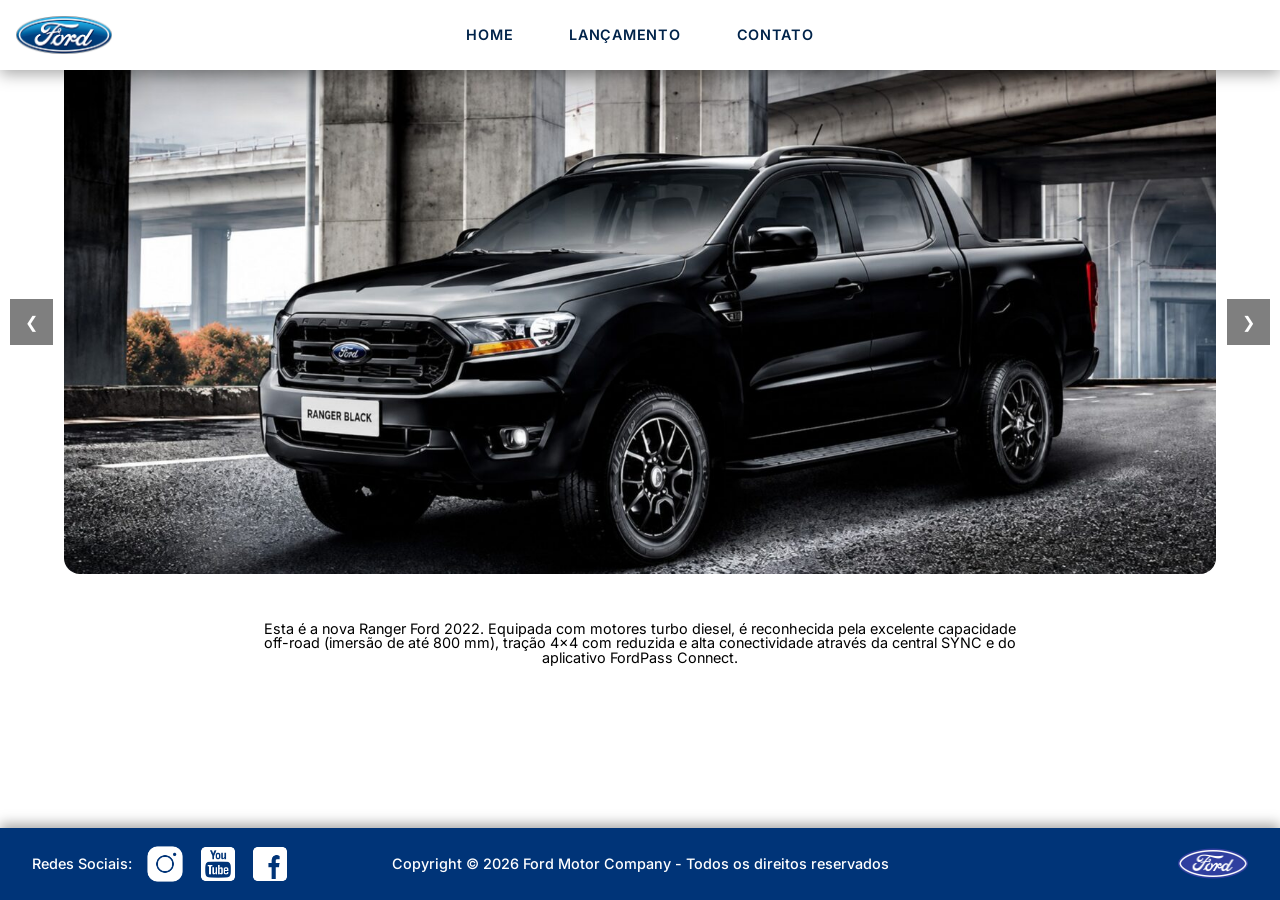
<file: index.html>
<!doctype html>
<html lang="pt-BR">
    <head>
        <meta charset="UTF-8" />
        <meta name="viewport" content="width=device-width, initial-scale=1.0" />
        <title>Novo lançamento: Ford Ranger 2022</title>
        <meta
            name="description"
            content="Conheça a nova Ford Ranger 2022: motores turbo diesel, tração 4x4 e alta conectividade com a central SYNC e o FordPass Connect."
        />
        <link rel="icon" type="image/png" href="img/ford-logo.png" />
        <link rel="preconnect" href="https://fonts.googleapis.com" />
        <link rel="preconnect" href="https://fonts.gstatic.com" crossorigin />
        <link
            rel="stylesheet"
            href="https://fonts.googleapis.com/css2?family=Inter:wght@100..900&display=swap"
        />
        <link rel="stylesheet" href="./css/reset.css" />
        <link rel="stylesheet" href="./css/style.css" />
        <script src="js/carousel.js"></script>
    </head>
    <body>
        <header class="header">
            <a href="index.html" class="header__logo">
                <img
                    src="img/logo-ford-256.png"
                    class="header__logo-image"
                    alt="Ford"
                />
            </a>
            <input type="checkbox" id="menu-hamburguer" />
            <label for="menu-hamburguer" class="header__nav-toggle">
                <span></span>
                <span></span>
                <span></span>
            </label>

            <nav class="header__nav" id="menu-navegacao">
                <a
                    href="index.html"
                    class="header__nav-link"
                    aria-current="page"
                    >HOME</a
                >
                <a href="launch.html" class="header__nav-link"
                    >LANÇAMENTO</a
                >
                <a href="contact.html" class="header__nav-link">CONTATO</a>
            </nav>
        </header>
        <main class="page">
            <div class="carousel__viewport">
                <button class="carousel__button carousel__button--prev" onclick="Carousel.prev()" aria-label="Imagem anterior">&#10094;</button>
                <div id="carousel"></div>
                <button class="carousel__button carousel__button--next" onclick="Carousel.next()" aria-label="Próxima imagem">&#10095;</button>
            </div>
            <div id="carousel-title"></div>
            <script>
                carouselArr.push(
                    new Carousel(
                        "imagem_1.jpg",
                        "Esta é a nova Ranger Ford 2022. Equipada com motores turbo diesel, é reconhecida pela excelente capacidade off-road (imersão de até 800 mm), tração 4x4 com reduzida e alta conectividade através da central SYNC e do aplicativo FordPass Connect.",
                        "launch.html",
                    ),
                );
                carouselArr.push(
                    new Carousel(
                        "imagem_2.jpg",
                        "A Ford Motor Company foi fundada por Henry Ford em 16 de junho de 1903, em Detroit, Michigan. A marca mudou o mundo ao criar o Fordismo, sistema de produção em massa que popularizou o automóvel com o icônico Modelo T em 1908, e construiu uma longa história de mais de um século no Brasil",
                        "launch.html",
                    ),
                );
                carouselArr.push(
                    new Carousel(
                        "imagem_3.jpg",
                        "Nova Ford Bronco Sport 2022. Um SUV médio com forte apelo off-road. Vendido na versão topo de linha Wildtrak, ele traz motor 2.0 EcoBoost turbo, tração 4x4 inteligente com seletores de terreno (G.O.A.T. Modes), câmbio automático de 8 marchas e lista robusta de itens de conforto e segurança.",
                        "launch.html",
                    ),
                );
                Carousel.start(carouselArr);
            </script>
        </main>
        <footer class="footer">

            <div class="footer__social">
                <p class="footer__text">Redes Sociais:</p>
                <div class="footer__links">
                    <a
                        class="footer__links-logo"
                        target="_blank"
                        rel="noopener noreferrer"
                        href="https://www.instagram.com/fordbrasil/"
                    >
                        <img
                            src="img/instagram-logo-50.png"
                            alt="Instagram"
                            loading="lazy"
                        />
                    </a>
                    <a
                        class="footer__links-logo"
                        target="_blank"
                        rel="noopener noreferrer"
                        href="https://www.youtube.com/fordbrasil"
                    >
                        <img
                            src="img/youtube-squared-50.png"
                            alt="YouTube"
                            loading="lazy"
                        />
                    </a>
                    <a
                        class="footer__links-logo"
                        target="_blank"
                        rel="noopener noreferrer"
                        href="https://www.facebook.com/FordBrasil/?locale=pt_BR"
                    >
                        <img
                            src="img/facebook-50.png"
                            alt="Facebook"
                            loading="lazy"
                        />
                    </a>
                </div>
            </div>
            <p class="footer__copyright">
                Copyright &copy; 2026 Ford Motor Company - Todos os direitos
                reservados
            </p>
            <img
                class="footer__logo"
                src="img/ford-96.png"
                alt="Logo Ford"
                loading="lazy"
            />
        </footer>
    </body>
</html>
</file>
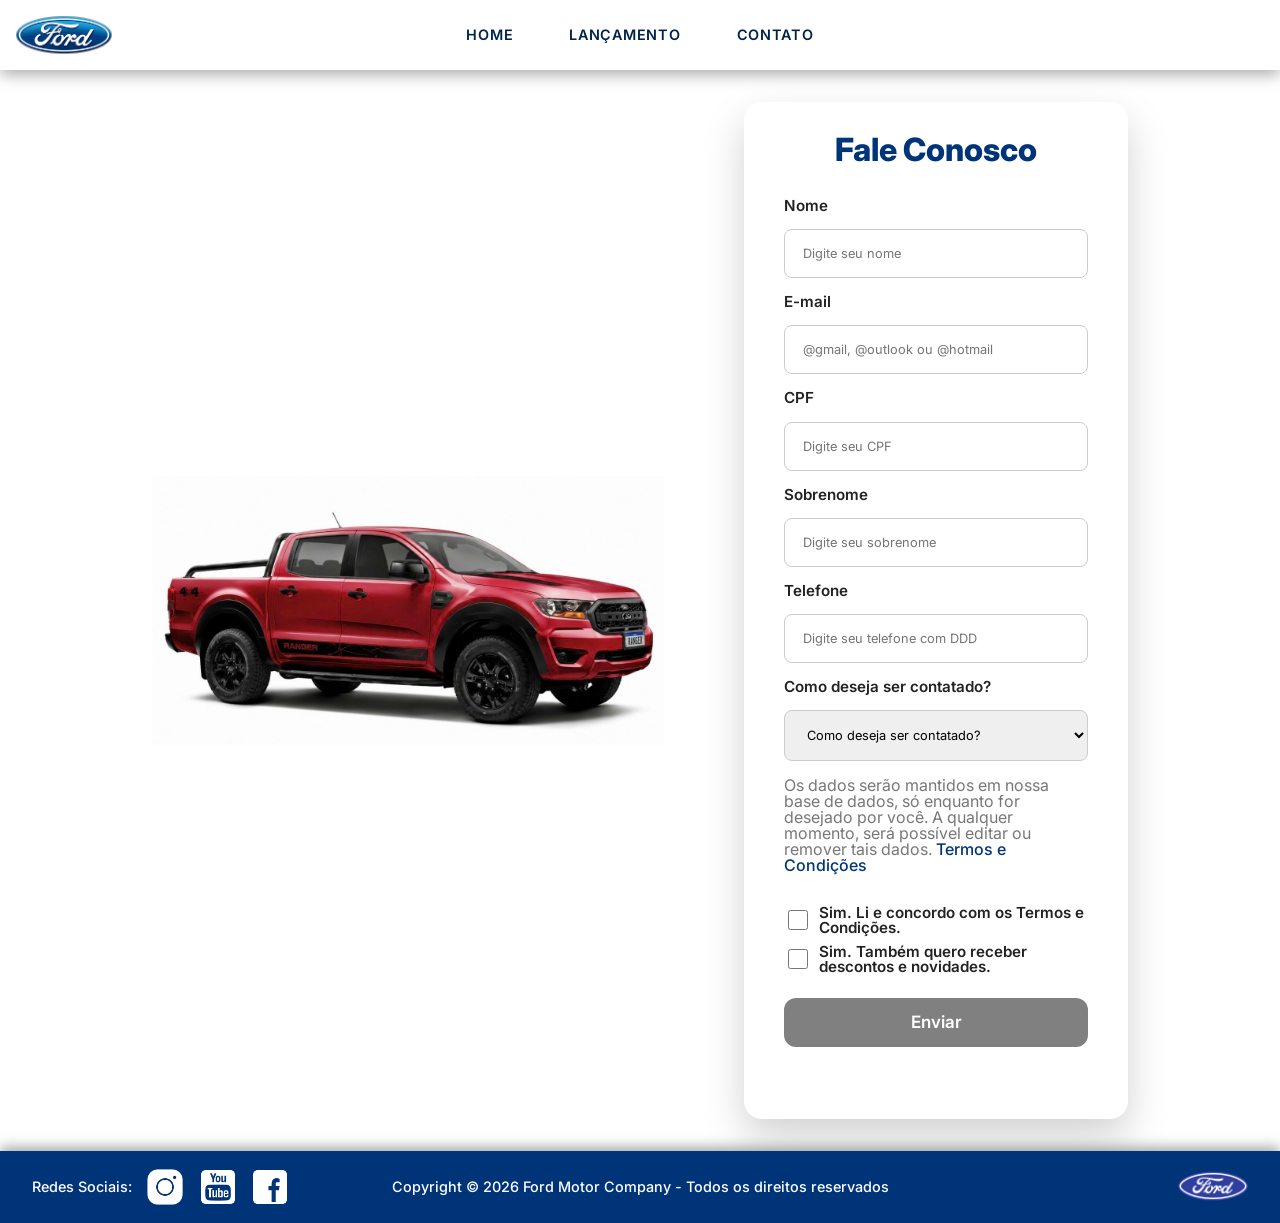
<file: contact.html>
<!doctype html>
<html lang="pt-BR">
    <head>
        <meta charset="UTF-8" />
        <meta name="viewport" content="width=device-width, initial-scale=1.0" />
        <title>Fale Conosco | Ford Ranger 2022</title>
        <meta
            name="description"
            content="Entre em contato com a Ford sobre a Ranger 2022: elogios, reclamações ou solicitações através do nosso formulário."
        />
        <link rel="icon" type="image/png" href="img/ford-logo.png" />
        <link rel="preconnect" href="https://fonts.googleapis.com" />
        <link rel="preconnect" href="https://fonts.gstatic.com" crossorigin />
        <link
            rel="stylesheet"
            href="https://fonts.googleapis.com/css2?family=Inter:wght@100..900&display=swap"
        />
        <link rel="stylesheet" href="css/reset.css" />
        <link rel="stylesheet" href="css/style.css" />
        <link rel="stylesheet" href="css/form.css" />
        <script src="js/form.js" defer></script>
    </head>

    <body>
        <header class="header">
            <a href="index.html" class="header__logo">
                <img
                    src="img/logo-ford-256.png"
                    class="header__logo-image"
                    alt="Ford"
                />
            </a>
            <input type="checkbox" id="menu-hamburguer" />
            <label for="menu-hamburguer" class="header__nav-toggle">
                <span></span>
                <span></span>
                <span></span>
            </label>

            <nav class="header__nav" id="menu-navegacao">
                <a href="index.html" class="header__nav-link">HOME</a>
                <a href="launch.html" class="header__nav-link">LANÇAMENTO</a>
                <a
                    href="contact.html"
                    class="header__nav-link"
                    aria-current="page"
                    >CONTATO</a
                >
            </nav>
        </header>
        <main class="page">
            <section class="contact" aria-labelledby="contato-titulo">
                <div class="contact__image">
                    <img src="img/storm.jpg" alt="Ford Ranger" />
                </div>
                <div class="contact-form">
                    <h1 id="contato-titulo" class="sr-only">
                        Fale Conosco Ford Ranger 2022
                    </h1>
                    <h2>Fale Conosco</h2>
                    <form
                        id="form-contato"
                        onsubmit="return submitContactForm(this);"
                    >
                        <div class="contact__fields">
                            <label for="nome">Nome</label>
                            <input
                                type="text"
                                id="nome"
                                name="nome"
                                placeholder="Digite seu nome"
                                required
                            />
                        </div>
                        <div class="contact__fields">
                            <label for="email">E-mail</label>
                            <input
                                type="text"
                                id="email"
                                name="email"
                                placeholder="@gmail, @outlook ou @hotmail"
                                required
                            />
                        </div>
                        <div class="contact__fields">
                            <label for="cpf">CPF</label>
                            <input
                                type="text"
                                id="cpf"
                                name="cpf"
                                inputmode="number"
                                maxlength="14"
                                oninput="maskCpf(this)"
                                placeholder="Digite seu CPF"
                                required
                            />
                        </div>
                        <div class="contact__fields">
                            <label for="sobrenome">Sobrenome</label>
                            <input
                                type="text"
                                id="sobrenome"
                                name="sobrenome"
                                placeholder="Digite seu sobrenome"
                                required
                            />
                        </div>
                        <div class="contact__fields">
                            <label for="telefone">Telefone</label>
                            <input
                                type="text"
                                id="telefone"
                                name="telefone"
                                inputmode="number"
                                maxlength="15"
                                oninput="maskPhone(this)"
                                placeholder="Digite seu telefone com DDD"
                                required
                            />
                        </div>
                        <div class="contact__fields">
                            <label for="tipo-contato"
                                >Como deseja ser contatado?</label
                            >
                            <select
                                id="tipo-contato"
                                name="tipo-contato"
                                required
                            >
                                <option value="" disabled selected>
                                    Como deseja ser contatado?
                                </option>
                                <option>E-mail</option>
                                <option>Telefone</option>
                            </select>
                        </div>
                        <div class="divForm">
                            <p>
                                Os dados serão mantidos em nossa base de dados,
                                só enquanto for desejado por você. A qualquer
                                momento, será possível editar ou remover tais
                                dados.
                                <a
                                    class="linkTermos"
                                    target="_blank"
                                    href="https://www.ford.com.br/politica-de-privacidade/ "
                                    >Termos e Condições</a
                                >
                            </p>
                            <br />
                            <div class="termos-item">
                                <input
                                    type="checkbox"
                                    class="checkboxTermos"
                                    id="checkTermos"
                                />
                                <label for="checkTermos"
                                    >Sim. Li e concordo com os Termos e
                                    Condições.</label
                                >
                            </div>

                            <div class="termos-item">
                                <input
                                    type="checkbox"
                                    class="checkboxTermos"
                                    id="checkNovidades"
                                />
                                <label for="checkNovidades"
                                    >Sim. Também quero receber descontos e
                                    novidades.</label
                                >
                            </div>
                        </div>
                        <button disabled id="botaoEnviar" type="submit">
                            Enviar
                        </button>
                        <p
                            id="mensagem"
                            class="form__feedback"
                            role="status"
                            aria-live="polite"
                        ></p>
                    </form>
                </div>
            </section>
        </main>
        <footer class="footer">
            <div class="footer__social">
                <p class="footer__text">Redes Sociais:</p>
                <div class="footer__links">
                    <a
                        class="footer__links-logo"
                        target="_blank"
                        rel="noopener noreferrer"
                        href="https://www.instagram.com/fordbrasil/"
                    >
                        <img
                            src="img/instagram-logo-50.png"
                            alt="Instagram"
                            loading="lazy"
                        />
                    </a>
                    <a
                        class="footer__links-logo"
                        target="_blank"
                        rel="noopener noreferrer"
                        href="https://www.youtube.com/fordbrasil"
                    >
                        <img
                            src="img/youtube-squared-50.png"
                            alt="YouTube"
                            loading="lazy"
                        />
                    </a>
                    <a
                        class="footer__links-logo"
                        target="_blank"
                        rel="noopener noreferrer"
                        href="https://www.facebook.com/FordBrasil/?locale=pt_BR"
                    >
                        <img
                            src="img/facebook-50.png"
                            alt="Facebook"
                            loading="lazy"
                        />
                    </a>
                </div>
            </div>

            <p class="footer__copyright">
                Copyright &copy; 2026 Ford Motor Company - Todos os direitos
                reservados
            </p>

            <img
                class="footer__logo"
                src="img/ford-96.png"
                alt="Logo Ford"
                loading="lazy"
            />
        </footer>
    </body>
</html>
</file>
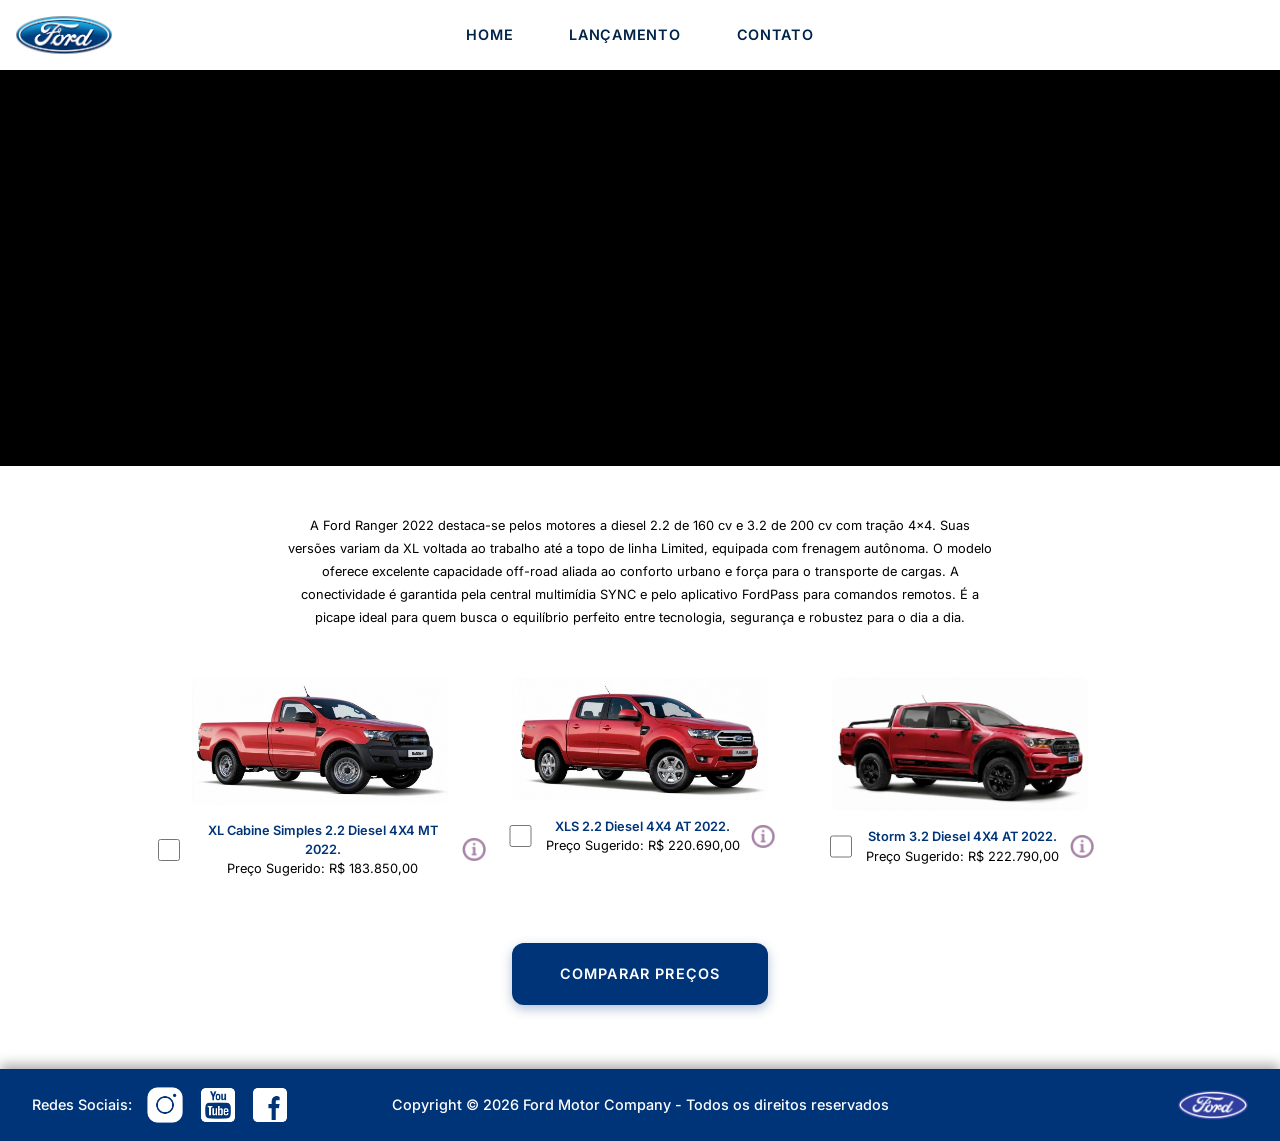
<file: launch.html>
<!doctype html>
<html lang="pt-BR">
    <head>
        <meta charset="UTF-8" />
        <meta name="viewport" content="width=device-width, initial-scale=1.0" />
        <title>Ford Ranger 2022: modelos e preços | Lançamento</title>
        <meta
            name="description"
            content="Veja os modelos, motorizações e preços sugeridos da Ford Ranger 2022: XL Cabine Simples, XLS e Storm."
        />
        <link rel="icon" type="image/png" href="img/ford-logo.png" />
        <link rel="preconnect" href="https://fonts.googleapis.com" />
        <link rel="preconnect" href="https://fonts.gstatic.com" crossorigin />
        <link
            rel="stylesheet"
            href="https://fonts.googleapis.com/css2?family=Inter:wght@100..900&display=swap"
        />
        <link rel="stylesheet" href="./css/reset.css" />
        <link rel="stylesheet" href="./css/style.css" />
        <link rel="stylesheet" href="./css/lancamento.css" />
        <script src="js/compare.js"></script>
    </head>
    <body>
        <header class="header">
            <a href="index.html" class="header__logo">
                <img
                    src="img/logo-ford-256.png"
                    class="header__logo-image"
                    alt="Ford"
                />
            </a>
            <input type="checkbox" id="menu-hamburguer" />
            <label for="menu-hamburguer" class="header__nav-toggle">
                <span></span>
                <span></span>
                <span></span>
            </label>

            <nav class="header__nav" id="menu-navegacao">
                <a href="index.html" class="header__nav-link">HOME</a>
                <a
                    href="launch.html"
                    class="header__nav-link"
                    aria-current="page"
                    >LANÇAMENTO</a
                >
                <a href="contact.html" class="header__nav-link">CONTATO</a>
            </nav>
        </header>
        <main class="page">
            <h1 class="sr-only">Lançamento Ford Ranger 2022</h1>
            <div class="page__video">
                <div class="page__video-player">
                    <iframe
                        src="https://www.youtube.com/embed/vQsryuNmsL0?autoplay=1&mute=1&controls=0&loop=1&playlist=vQsryuNmsL0&rel=0&modestbranding=1"
                        title="Vídeo de lançamento da Ford Ranger 2022"
                        frameborder="0"
                        allow="
                            accelerometer;
                            autoplay;
                            clipboard-write;
                            encrypted-media;
                            gyroscope;
                            picture-in-picture;
                            web-share;
                        "
                        allowfullscreen
                    >
                    </iframe>
                </div>
            </div>
            <p class="page__text">
                A Ford Ranger 2022 destaca-se pelos motores a diesel 2.2 de 160
                cv e 3.2 de 200 cv com tração 4x4. Suas versões variam da XL
                voltada ao trabalho até a topo de linha Limited, equipada com
                frenagem autônoma. O modelo oferece excelente capacidade
                off-road aliada ao conforto urbano e força para o transporte de
                cargas. A conectividade é garantida pela central multimídia SYNC
                e pelo aplicativo FordPass para comandos remotos. É a picape
                ideal para quem busca o equilíbrio perfeito entre tecnologia,
                segurança e robustez para o dia a dia.
            </p>
            <ul class="gallery">
                <li class="gallery__item">
                    <label for="check-xl" class="gallery__link">
                        <img
                            class="gallery__image"
                            src="img/xl-cabine.jpg"
                            alt="Ford Ranger XL Cabine Simples"
                            loading="lazy"
                        />
                    </label>
                    <div class="gallery__caption-row">
                        <input
                            type="checkbox"
                            value="car1"
                            class="gallery__checkbox"
                            autocomplete="off"
                            onchange="
                                setVehicleToCompare(
                                    this,
                                    new VehicleModel(
                                        'XL Cabine Simples 2.2 Diesel 4X4 MT 2022',
                                        183850,
                                        511,
                                        1821,
                                        232,
                                        1234,
                                        2.2,
                                        160,
                                        1420,
                                        'Aço Estampado 16',
                                        'img/xl-cabine.jpg',
                                    ),
                                )
                            "
                            id="check-xl"
                        />
                        <label for="check-xl" class="gallery__caption"
                            ><strong class="gallery__caption--highlight"
                                >XL Cabine Simples 2.2 Diesel 4X4 MT
                                2022.</strong
                            ><br />Preço Sugerido: R$ 183.850,00</label
                        >
                        <img
                            class="gallery__info"
                            src="img/info.png"
                            alt="Mais informações"
                            loading="lazy"
                        />
                    </div>
                </li>
                <li class="gallery__item">
                    <label for="check-xls" class="gallery__link">
                        <img
                            class="gallery__image"
                            src="img/xls-2.2-diesel.jpg"
                            alt="Ford Ranger XLS"
                            loading="lazy"
                        />
                    </label>
                    <div class="gallery__caption-row">
                        <input
                            type="checkbox"
                            class="gallery__checkbox"
                            id="check-xls"
                            autocomplete="off"
                            onchange="
                                setVehicleToCompare(
                                    this,
                                    new VehicleModel(
                                        'XLS 2.2 Diesel 4X4 AT 2022',
                                        220690,
                                        511,
                                        1821,
                                        232,
                                        1076,
                                        2.2,
                                        160,
                                        1180,
                                        'Aço Estampado 16',
                                        'img/xls-2.2-diesel.jpg',
                                    ),
                                )
                            "
                        />
                        <label for="check-xls" class="gallery__caption"
                            ><strong class="gallery__caption--highlight"
                                >XLS 2.2 Diesel 4X4 AT 2022.</strong
                            ><br />Preço Sugerido: R$ 220.690,00</label
                        >
                        <img
                            class="gallery__info"
                            src="img/info.png"
                            alt="Mais informações"
                            loading="lazy"
                        />
                    </div>
                </li>
                <li class="gallery__item">
                    <label for="check-storm" class="gallery__link">
                        <img
                            class="gallery__image"
                            src="img/storm.jpg"
                            alt="Ford Ranger Storm"
                            loading="lazy"
                        />
                    </label>
                    <div class="gallery__caption-row">
                        <input
                            type="checkbox"
                            class="gallery__checkbox"
                            id="check-storm"
                            autocomplete="off"
                            onchange="
                                setVehicleToCompare(
                                    this,
                                    new VehicleModel(
                                        'Storm 3.2 Diesel 4X4 AT 2022',
                                        222790,
                                        511,
                                        1821,
                                        232,
                                        1040,
                                        3.2,
                                        200,
                                        1180,
                                        'Liga Leve 17',
                                        'img/storm.jpg',
                                    ),
                                )
                            "
                        />
                        <label for="check-storm" class="gallery__caption"
                            ><strong class="gallery__caption--highlight"
                                >Storm 3.2 Diesel 4X4 AT 2022.</strong
                            ><br />Preço Sugerido: R$ 222.790,00</label
                        >
                        <img
                            class="gallery__info"
                            src="img/info.png"
                            alt="Mais informações"
                            loading="lazy"
                        />
                    </div>
                </li>
            </ul>
            <button type="button" class="btn" onclick="showCompare()">
                COMPARAR PREÇOS
            </button>
        </main>
        <footer class="footer">
            <div class="footer__social">
                <p class="footer__text">Redes Sociais:</p>
                <div class="footer__links">
                    <a
                        class="footer__links-logo"
                        target="_blank"
                        rel="noopener noreferrer"
                        href="https://www.instagram.com/fordbrasil/"
                    >
                        <img
                            src="img/instagram-logo-50.png"
                            alt="Instagram"
                            loading="lazy"
                        />
                    </a>
                    <a
                        class="footer__links-logo"
                        target="_blank"
                        rel="noopener noreferrer"
                        href="https://www.youtube.com/fordbrasil"
                    >
                        <img
                            src="img/youtube-squared-50.png"
                            alt="YouTube"
                            loading="lazy"
                        />
                    </a>
                    <a
                        class="footer__links-logo"
                        target="_blank"
                        rel="noopener noreferrer"
                        href="https://www.facebook.com/FordBrasil/?locale=pt_BR"
                    >
                        <img
                            src="img/facebook-50.png"
                            alt="Facebook"
                            loading="lazy"
                        />
                    </a>
                </div>
            </div>
        
            <p class="footer__copyright">
                Copyright &copy; 2026 Ford Motor Company - Todos os direitos
                reservados
            </p>
            
            <img
                class="footer__logo"
                src="img/ford-96.png"
                alt="Logo Ford"
                loading="lazy"
            />
        </footer>
        <div id="compare">
            <table>
                <tbody>
                    <tr>
                        <td>&nbsp;</td>
                        <td id="compare-image-0"></td>
                        <td id="compare-image-1"></td>
                    </tr>
                    <tr>
                        <td>Modelo</td>
                        <td id="compare-model-0"></td>
                        <td id="compare-model-1"></td>
                    </tr>
                    <tr>
                        <td>Altura da ca&ccedil;amba (mm)</td>
                        <td id="compare-bed-height-0"></td>
                        <td id="compare-bed-height-1"></td>
                    </tr>
                    <tr>
                        <td>Altura do ve&iacute;culo (mm)</td>
                        <td id="compare-vehicle-height-0"></td>
                        <td id="compare-vehicle-height-1"></td>
                    </tr>
                    <tr>
                        <td>Altura livre do solo (mm)</td>
                        <td id="compare-ground-clearance-0"></td>
                        <td id="compare-ground-clearance-1"></td>
                    </tr>
                    <tr>
                        <td>Capacidade de carga (Kg)</td>
                        <td id="compare-load-capacity-0"></td>
                        <td id="compare-load-capacity-1"></td>
                    </tr>
                    <tr>
                        <td>Motor</td>
                        <td id="compare-engine-0"></td>
                        <td id="compare-engine-1"></td>
                    </tr>
                    <tr>
                        <td>Pot&ecirc;ncia (cv)</td>
                        <td id="compare-power-0"></td>
                        <td id="compare-power-1"></td>
                    </tr>
                    <tr>
                        <td>Volume de ca&ccedil;amba (L)</td>
                        <td id="compare-bed-volume-0"></td>
                        <td id="compare-bed-volume-1"></td>
                    </tr>
                    <tr>
                        <td>Roda</td>
                        <td id="compare-wheels-0"></td>
                        <td id="compare-wheels-1"></td>
                    </tr>
                    <tr>
                        <td>Pre&ccedil;o</td>
                        <td id="compare-price-0"></td>
                        <td id="compare-price-1"></td>
                    </tr>
                </tbody>
            </table>
            <div style="text-align: center; padding-bottom: 20px">
                <button
                    type="button"
                    style="height: 40px; width: 200px"
                    onclick="hideCompare()"
                    class="modal__close-button"
                >
                    Fechar
                </button>
            </div>
        </div>
    </body>
</html>
</file>
<file: css/style.css>
:root {
    --cor-branca: #fff;
    --cor-azul: #003478;
    --cor-azul-escuro: #00234a;
    --cor-botao-hover: #0057c2;
    --transition-rapida: 0.2s ease;
    --transition: 0.3s ease;
    --border-radius: 0.75rem;
    --container-gap: clamp(1rem, 2.5vw, 2.5rem);
    --surface-shadow: 0 18px 40px rgba(0, 0, 0, 0.18);
}

*,
*::before,
*::after {
    box-sizing: border-box;
}

html {
    -webkit-text-size-adjust: 100%;
    text-size-adjust: 100%;
    font-family: "Inter", sans-serif;
}

.carousel__viewport {
    display: flex;
    justify-content: center;
    position: relative;
    width: 100%;
    overflow: hidden;
}

.carousel__button {
    position: absolute;
    top: 50%;
    transform: translateY(-50%);
    background-color: rgba(0, 0, 0, 0.5);
    color: white;
    border: none;
    padding: 15px;
    cursor: pointer;
    z-index: 10;
}

#carousel {
    position: relative;
    width: 90%;
    aspect-ratio: 16 / 7;
    overflow: hidden;
    border-radius: 0 0 1rem 1rem;
}

#carousel .carousel__slide {
    position: absolute;
    inset: 0;
    display: block;
    opacity: 0;
    transition: opacity 300ms ease-in-out;
}

#carousel .carousel__slide.carousel__slide--active {
    opacity: 1;
}

#carousel .carousel__slide img {
    width: 100%;
    height: 100%;
    object-fit: cover;
}


.carousel__button--prev { left: 10px; }
.carousel__button--next { right: 10px; }

.carousel__button:hover {
    background-color: rgba(0, 0, 0, 0.8);
}

div#carousel-title {
    text-align: center;
    margin: 2rem 0 2rem;
    font-size: 0.9rem;
    width: 60%;
    padding-bottom: 15px;
}

body {
    min-height: 100vh;
    margin: 0;
    display: flex;
    flex-direction: column;
    background: var(--cor-branca);
    text-rendering: optimizeLegibility;
    -webkit-font-smoothing: antialiased;
    -moz-osx-font-smoothing: grayscale;
    overflow-x: hidden;
}

img,
picture,
svg,
iframe {
    display: block;
    width: 100%;
    height: auto;
}

button,
input,
select,
textarea {
    font: inherit;
}

a {
    color: inherit;
    text-decoration: none;
}

a:focus-visible,
button:focus-visible {
    outline: 2px solid var(--cor-azul);
    outline-offset: 2px;
}

.sr-only {
    position: absolute;
    width: 1px;
    height: 1px;
    padding: 0;
    margin: -1px;
    overflow: hidden;
    clip: rect(0, 0, 0, 0);
    white-space: nowrap;
    border: 0;
}

.header {
    position: relative;
    z-index: 100;
    display: grid;
    grid-template-columns: 1fr auto 1fr;
    align-items: center;
    width: 100%;
    padding: 1rem 0;
    background: var(--cor-branca);
    box-shadow: 0 4px 15px rgba(0, 0, 0, 0.35);
}

.header__logo {
    display: flex;
    align-items: center;
    justify-self: start;
    padding: 0 2rem 0 1rem;
    text-decoration: none;
}

.header__logo-image {
    width: 6rem;
    flex-shrink: 0;
}

#menu-hamburguer {
    display: none;
}

.header__nav-toggle {
    display: none;
}

.header__nav {
    display: flex;
    align-items: center;
    justify-self: center;
    gap: 3.5rem;
    margin: 0;
    padding: 0;
    font-size: 0.9rem;
}

.header__nav-link {
    position: relative;
    display: inline-block;
    color: var(--cor-azul-escuro);
    font-weight: 600;
    letter-spacing: 0.05em;
    white-space: nowrap;
    text-decoration: none;
    transition: color var(--transition);
}

.header__nav-link::after {
    content: "";
    position: absolute;
    left: 0;
    bottom: -0.1rem;
    width: 100%;
    height: 2px;
    background: var(--cor-azul);
    transform: scaleX(0);
    transform-origin: right;
    transition: transform var(--transition);
}

.header__nav-link:hover {
    color: var(--cor-azul);
}

.header__nav-link:hover::after {
    transform: scaleX(1);
    transform-origin: left;
}

.page {
    display: flex;
    flex: 1 0 auto;
    flex-direction: column;
    align-items: center;
    width: 100%;
    justify-content: flex-start;
    gap: 1rem;
    transition: var(--transition);
}

.page__video {
    display: flex;
    justify-content: center;
    width: 100%;
    background: #000;
}

.page__video-player {
    width: 55%;
    aspect-ratio: 16 / 9;
}

.page__video-player iframe {
    width: 100%;
    height: 100%;
    border: 0;
}

.page__text {
    width: 55%;
    margin: 2rem 0;
    font-size: 0.8rem;
    line-height: 1.8;
    text-align: center;
}

.btn--hero,
.btn {
    display: inline-flex;
    align-items: center;
    justify-content: center;
    padding: 1.5rem 3rem;
    margin-bottom: 4rem;
    background: var(--cor-azul);
    border: none;
    border-radius: var(--border-radius);
    box-shadow: 0 4px 12px rgba(0, 52, 120, 0.3);
    color: var(--cor-branca);
    font-size: 0.9rem;
    font-weight: 600;
    letter-spacing: 0.08em;
    text-transform: uppercase;
    text-decoration: none;
    cursor: pointer;
    transition:
        background-color var(--transition-rapida),
        transform var(--transition-rapida),
        box-shadow var(--transition-rapida);
}

.btn--hero {
    margin-bottom: 3rem;
}

.btn--hero:hover,
.btn:hover {
    background: var(--cor-azul-escuro);
    box-shadow: 0 6px 18px rgba(0, 52, 120, 0.45);
    transform: translateY(-3px);
}

.btn--hero:active,
.btn:active {
    box-shadow: 0 3px 8px rgba(0, 52, 120, 0.4);
    transform: translateY(-1px);
}

body:has(#menu-hamburguer:checked) :is(.page, .footer) {
    filter: blur(8px);
    pointer-events: none;
    user-select: none;
}

.gallery {
    display: flex;
    flex-wrap: wrap;
    justify-content: center;
    gap: 4rem;
    width: 100%;
    padding: 0 0 3rem 0;
}

.gallery__item {
    display: flex;
    flex-direction: column;
    align-items: center;
    width: 20%;
}

.gallery__image {
    width: 100%;
    border-radius: 8px;
    cursor: pointer;
}

.gallery__caption-row {
    display: flex;
    align-items: center;
    justify-content: center;
    width: 130%;
    padding-top: 1rem;
}

.gallery__checkbox {
    flex: 0 0 auto;
    width: 1.4rem;
    height: 1.4rem;
    accent-color: var(--cor-azul);
    cursor: pointer;
}

.gallery__caption {
    flex: 0 1 auto;
    margin: 0 0.7rem;
    font-size: 0.8rem;
    line-height: 1.5;
    text-align: center;
    cursor: pointer;
}

.gallery__caption--highlight {
    font-weight: 600;
    color: var(--cor-azul);
}

.gallery__info {
    width: 1.5rem;
    flex-shrink: 0;
}

.contact {
    display: flex;
    align-items: center;
    justify-content: center;
    height: 100%;
    gap: 5rem;
}

.contact__image {
    width: 40%;
}

.contact__image img {
    width: 100%;
}

.contact__fields {
    display: flex;
    flex-direction: column;
    gap: 1rem;
}

.footer {
    display: grid;
    grid-template-columns: 1fr auto 1fr;
    align-items: center;
    width: 100%;
    padding: 1rem 2rem;
    margin-top: auto;
    background: var(--cor-azul);
    box-shadow: 0 -4px 12px rgba(0, 0, 0, 0.35);
}

.footer__social {
    display: flex;
    align-items: center;
    gap: 0.8rem;
    justify-self: start;
}

.footer__text {
    margin: 0;
    color: var(--cor-branca);
    font-size: 0.9rem;
    font-weight: 500;
}

.footer__links {
    display: flex;
    align-items: center;
    gap: 0.8rem;
}

.footer__links-logo {
    display: flex;
    justify-content: center;
}

.footer__links-logo img {
    width: 2.5rem;
}

.footer__copyright {
    margin: 0;
    color: var(--cor-branca);
    font-size: 0.9rem;
    font-weight: 500;
    text-align: center;
    justify-self: center;
}

.footer__logo {
    width: 4.375rem;
    justify-self: end;
}

.footer a:focus-visible {
    outline-color: var(--cor-branca);
}

@media (max-width: 1200px) {
    .page {
        gap: 0rem;
    }

    .header__nav {
        gap: 2rem;
    }

    .gallery__item {
        width: 20%;
    }

    div#carousel {
        width: 100%;
    }

    #carousel {
        border-radius: 0;
        aspect-ratio: 16 / 9;
    }

    .page__text {
        width: 80%;
        font-size: 0.8rem;
    }

    .page__video {
        width: 100%;
        aspect-ratio: 4 / 2;
        overflow: hidden;
    }

    .page__video iframe {
        width: 100%;
        height: 100%;
        transform: scale(1.9);
        transform-origin: center;
        border: 0;
    }

    .btn--hero {
        margin-bottom: 5rem;
    }

    .contact {
        flex-direction: column;
        width: 70%;
        gap: 0;
    }

    .contact__image {
        display: flex;
        width: 100%;
        justify-content: center;
    }

    .contact__image img {
        width: 80%;
    }

    .footer {
        display: flex;
        flex-direction: column;
        align-items: center;
        gap: 1rem;
        padding: 1.5rem 1rem;
    }

    .footer__social {
        flex-direction: column;
        gap: 0.5rem;
    }

    .footer__logo {
        margin-top: 0.5rem;
    }
}

@media (max-width: 480px) {
    .header {
        display: flex;
        justify-content: space-between;
        height: 4rem;
    }

    .header__nav {
        gap: 0;
        display: flex;
        flex-direction: column;
        position: absolute;
        top: 4rem;
        left: 0;
        width: 100%;
        background: var(--cor-branca);
        box-shadow: 0 10px 15px rgba(0, 0, 0, 0.1);
        overflow: hidden;
        max-height: 0;
        opacity: 0;
        visibility: hidden;
        transform: translateY(-15px);
        transition:
            max-height var(--transition),
            opacity var(--transition),
            transform var(--transition),
            visibility 0s linear 0.35s;
    }

    .header__logo-image {
        width: 4.5rem;
    }

    .header__nav-toggle {
        display: flex;
        font-size: 1.5rem;
        cursor: pointer;
        flex-direction: column;
        gap: 0.3rem;
        position: absolute;
        top: 50%;
        right: 1rem;
        transform: translateY(-50%) scaleX(1.2);
    }

    .header__nav-toggle span {
        display: flex;
        width: 2rem;
        height: 0.3rem;
        background: var(--cor-azul);
        border-radius: 0.2rem;
        flex-direction: column;
        transition:
            transform var(--transition),
            opacity var(--transition);
    }

    #menu-hamburguer:checked + .header__nav-toggle + .header__nav {
        max-height: 350px;
        opacity: 1;
        visibility: visible;
        transform: translateY(0);
        gap: 0;
        transition-delay: 0s;
    }

    #menu-hamburguer:checked + .header__nav-toggle span:nth-child(1) {
        transform: translateY(9.5px) rotate(45deg);
    }
    #menu-hamburguer:checked + .header__nav-toggle span:nth-child(2) {
        opacity: 0;
    }
    #menu-hamburguer:checked + .header__nav-toggle span:nth-child(3) {
        transform: translateY(-9.5px) rotate(-45deg);
    }

    .header__nav-link {
        display: flex;
        flex-direction: column;
        align-items: center;
        padding: 2rem;
        width: 100%;
        border-bottom: 2px solid #f0f4f8;
    }

    .page {
        gap: 1rem;
    }

    .carousel__viewport {
        display: flex;
        justify-content: center;
    }

    #carousel {
        aspect-ratio: 4 / 3;
    }

    .carousel__button {
        padding: 12px;
        font-size: 0.85rem;
    }

    div#carousel-title {
        font-size: 0.9rem;
        width: 90%;
        margin: 1.5rem 0;
    }

    .page__video-link {
        width: 100%;
        border-radius: 0;
    }

    .page__video {
        width: 95%;
        aspect-ratio: 9 / 16;
        overflow: hidden;
    }

    .page__video iframe {
        width: 100%;
        height: 100%;
        transform: scale(5.8);
        transform-origin: center;
        border: 0;
    }

    .page__text {
        width: 85%;
        margin: 0;
    }

    .contact {
        width: 90%;
    }

    .contact__image img {
        width: 80%;
    }

    .btn--hero,
    .btn {
        display: block;
        width: 80%;
        margin-bottom: 6rem;
        padding: 1.5rem;
        text-align: center;
    }

    .gallery__caption {
        font-size: 0.8rem;
    }

    .gallery__info {
        width: 8%;
    }

    .gallery__item {
        width: 60%;
    }

    .footer__text,
    .footer__copyright {
        font-size: 0.8rem;
    }
}
</file>
<file: css/form.css>
.contact-form {
    width: 30%;
    background: var(--cor-branca);
    border-radius: 18px;
    box-shadow: 0 18px 40px rgba(0, 0, 0, 0.18);
    margin: 2rem 0;
}

.contact-form h2 {
    padding: 2rem;
    color: var(--cor-azul);
    font-size: 2rem;
    font-weight: 800;
    text-align: center;
}

.contact-form p {
    padding-bottom: 1rem;
    color: #777;
}

.contact-form form {
    display: flex;
    flex-direction: column;
    gap: 1rem;
    padding: 0 2.5rem 2.5rem;
}

.contact-form label {
    font-size: 0.95rem;
    font-weight: 600;
    color: #222;
}

.contact-form :is(input, select, textarea) {
    padding: 1rem 1.125rem;
    border: 1px solid #ccc;
    border-radius: 8px;
    font-size: 0.8rem;
    font-family: inherit;
    transition: var(--transition);
}

.contact-form :is(input, select, textarea):focus {
    outline: none;
    border-color: var(--cor-azul);
    box-shadow: 0 0 10px rgba(0, 52, 120, 0.3);
}

.contact-form textarea {
    resize: vertical;
}

.contact-form button {
    padding: 1rem;
    background: var(--cor-azul);
    color: var(--cor-branca);
    border: none;
    border-radius: var(--border-radius);
    font-size: 1.0625rem;
    font-weight: 600;
    cursor: pointer;
    transition: var(--transition);
}

.contact-form button:hover {
    background: var(--cor-botao-hover);
    box-shadow: 0 8px 18px rgba(0, 0, 0, 0.25);
    transform: translateY(-3px);
}

.contact-form button:disabled {
    background: gray;
    pointer-events: none;
}

.checkboxTermos {
    flex-shrink: 0;
    width: 20px;
    height: 20px;
    cursor: pointer;
}

.termos-item {
    display: flex;
    align-items: center;
    gap: 8px;
    margin-bottom: 8px;
}

.linkTermos {
    color: var(--cor-azul);
    font-weight: 500;
}

@media (max-width: 1200px) {
    .contact-form {
        width: 100%;
        margin-bottom: 3rem;
    }
}
</file>
<file: css/lancamento.css>
table {
    border-collapse: collapse;
    width: 90%;
    margin-left: auto;
    margin-right: auto;
}

div#compare {
    position: absolute;
    display: none;
    width: 40vw;
    min-width: 350px;
    min-height: 50vh;
    background: #fff;
    top: 70%;
    left: 50%;
    transform: translate(-50%);
    border-radius: 15px;
    -webkit-box-shadow: 1px 1px 6px 0px rgb(0 0 0 / 34%);
    box-shadow: 1px 1px 6px 0px rgb(0 0 0 / 34%);
    font-size: 14px;
    text-align: center;
}

th,
td {
    text-align: center;
    vertical-align: middle;
    padding: 8px;
    font-size: 14px;
    text-align: center;
}

td#compare-image-0 img, td#compare-image-1 img{
    display: inline;
}

td:nth-child(1) {
    font-weight: 700;
    width: 40%;
}

tr:nth-child(even) {
    background-color: #f2f2f2;
}

.modal__close-button {
    display: inline-flex;
    align-items: center;
    justify-content: center;
    padding: 1.5rem 3rem;
    margin-top: 0.5rem;
    background: var(--cor-azul);
    border: none;
    border-radius: var(--border-radius);
    color: var(--cor-branca);
    font-size: 0.8rem;
    font-weight: 600;
    letter-spacing: 0.08em;
    text-transform: uppercase;
    cursor: pointer;
    transition:
        background-color var(--transition-rapida),
        transform var(--transition-rapida),
        box-shadow var(--transition-rapida);
}

.modal__close-button:hover {
    background: var(--cor-azul-escuro);
    box-shadow: 0 6px 18px rgba(0, 52, 120, 0.45);
    transform: translateY(-3px);
}

.modal__close-button:active {
    box-shadow: 0 3px 8px rgba(0, 52, 120, 0.4);
    transform: translateY(-1px);
}

@media (max-width: 1200px) {
    div#compare {
        top: 60%;
        width: 60vw;
    }
}

@media (max-width: 480px) {
    div#compare {
        top: 130%;
    }
}
</file>
